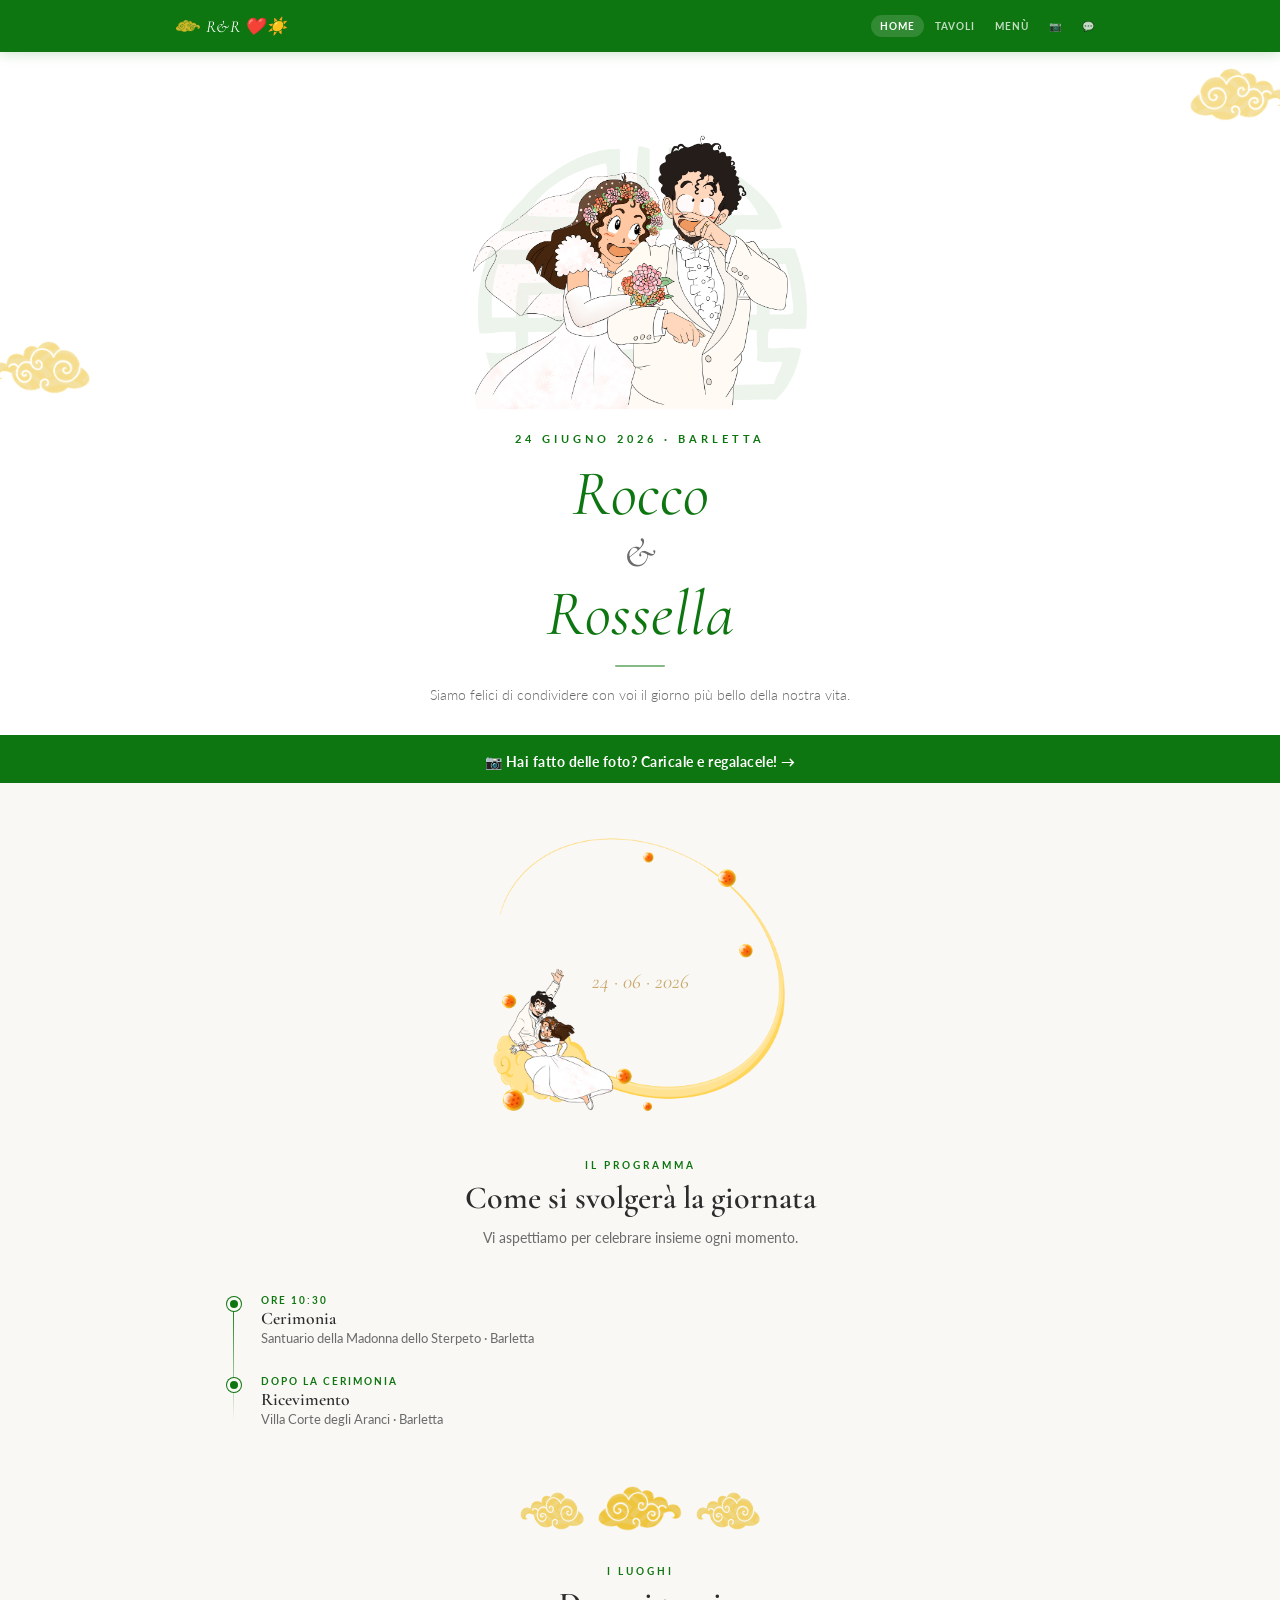
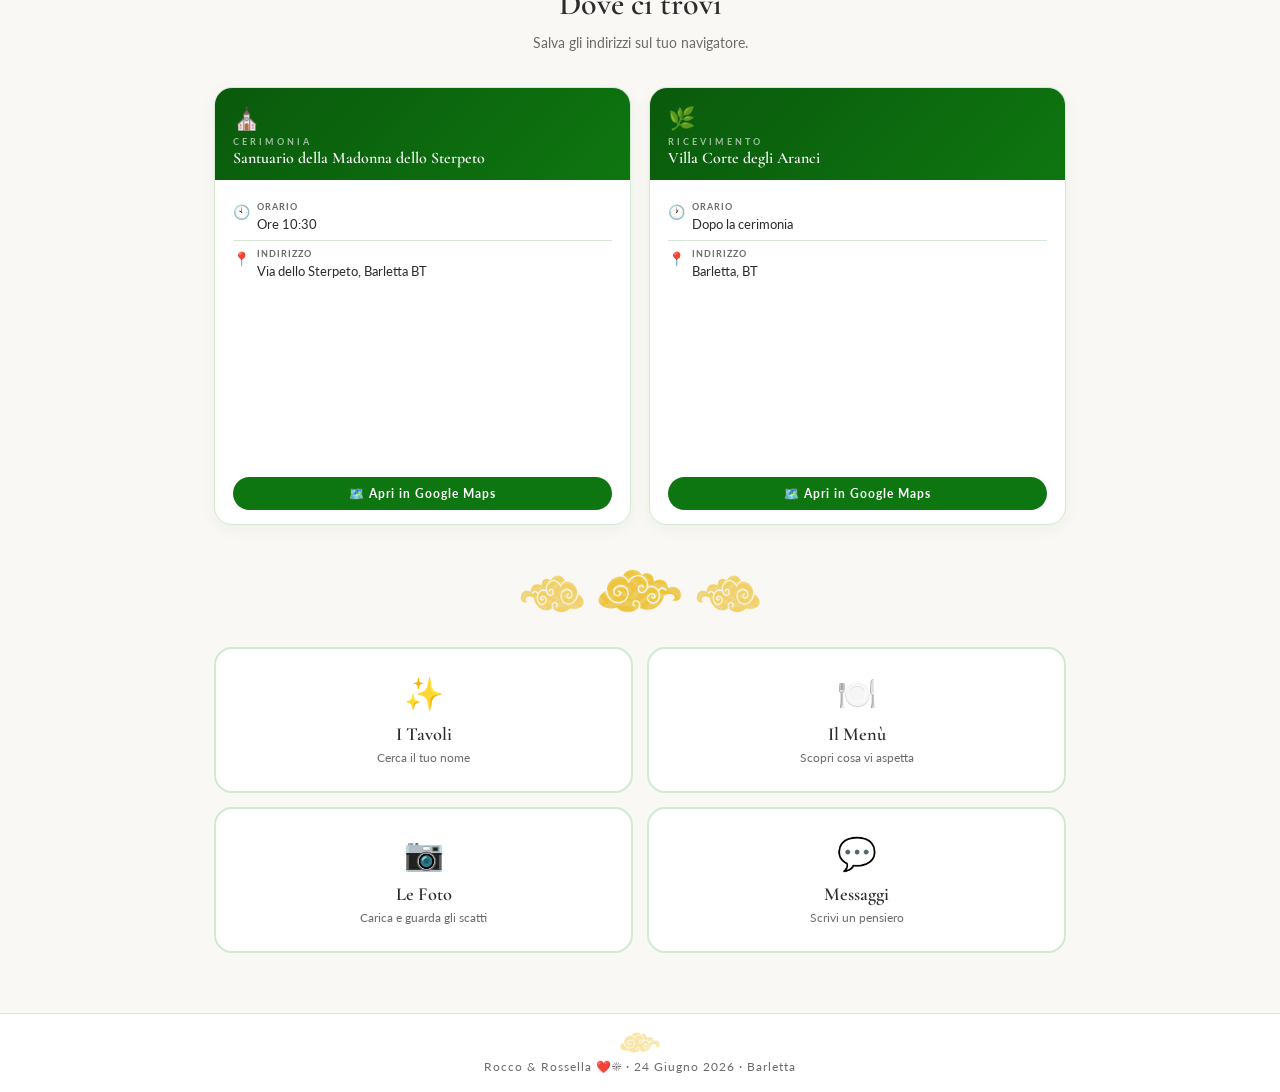
<file: index.html>
<!DOCTYPE html>
<html lang="it">
<head>
  <meta charset="UTF-8" />
  <meta name="viewport" content="width=device-width, initial-scale=1.0" />
  <title>Rocco & Rossella — 24 Giugno 2026</title>
  <link rel="stylesheet" href="style.css" />
  <style>
    .hero-img-wrap {
      width: 100%; background: #fff;
      display: flex; align-items: center; justify-content: center;
      padding: 32px 24px 0; position: relative; overflow: hidden;
    }
    .hero-img-wrap img.hero-bg { max-width: 340px; width: 70%; object-fit: contain; display: block; position: relative; z-index: 1; }
    .hero-img-wrap .nv-l { position: absolute; left: -10px; bottom: 16px; width: 100px; opacity: 0.5; transform: scaleX(-1); }
    .hero-img-wrap .nv-r { position: absolute; right: -10px; top: 16px; width: 100px; opacity: 0.5; }

    .hero-text { width: 100%; background: var(--white); text-align: center; padding: 22px 24px 28px; border-bottom: 3px solid var(--green); }

    .timeline { display: flex; flex-direction: column; position: relative; margin-bottom: 44px; }
    .timeline::before { content: ''; position: absolute; left: 19px; top: 20px; bottom: 20px; width: 1px; background: linear-gradient(to bottom, var(--green), transparent); }
    .tl-item { display: flex; gap: 20px; padding: 13px 0; align-items: flex-start; }
    .tl-dot { width: 14px; height: 14px; border-radius: 50%; background: var(--green); flex-shrink: 0; margin-top: 3px; margin-left: 13px; border: 3px solid var(--cream); box-shadow: 0 0 0 1px var(--green); position: relative; z-index: 1; }
    .tl-time { font-size: 10px; font-weight: 700; letter-spacing: 2px; text-transform: uppercase; color: var(--green); margin-bottom: 2px; }
    .tl-title { font-family: 'Cormorant Garamond', serif; font-size: 1.1rem; font-weight: 600; color: var(--dark); }
    .tl-desc { font-size: 13px; color: var(--muted); line-height: 1.5; }

    .luoghi-grid { display: grid; grid-template-columns: 1fr 1fr; gap: 18px; margin-bottom: 44px; }
    @media (max-width: 560px) { .luoghi-grid { grid-template-columns: 1fr; } }
    .luogo-card { background: var(--white); border: 1px solid var(--border); border-radius: 18px; overflow: hidden; box-shadow: 0 4px 16px rgba(14,118,16,0.06); }
    .luogo-header { background: linear-gradient(135deg, var(--green-dark), var(--green)); padding: 16px 18px 12px; }
    .luogo-icon { font-size: 22px; margin-bottom: 5px; display: block; }
    .luogo-label { font-size: 9px; font-weight: 700; letter-spacing: 3px; text-transform: uppercase; color: rgba(255,255,255,0.6); margin-bottom: 2px; }
    .luogo-title { font-family: 'Cormorant Garamond', serif; font-size: 1rem; font-weight: 600; color: #fff; line-height: 1.2; }
    .luogo-body { padding: 14px 18px; }
    .luogo-row { display: flex; gap: 8px; align-items: flex-start; padding: 7px 0; border-bottom: 1px solid var(--border); font-size: 13px; line-height: 1.4; }
    .luogo-row:last-of-type { border-bottom: none; }
    .luogo-row-icon { font-size: 14px; flex-shrink: 0; width: 16px; text-align: center; margin-top: 1px; }
    .luogo-row-text strong { display: block; font-size: 9px; font-weight: 700; letter-spacing: 1px; text-transform: uppercase; color: var(--muted); margin-bottom: 1px; }
    .map-btn { display: flex; align-items: center; justify-content: center; gap: 6px; width: 100%; margin-top: 10px; padding: 9px 14px; background: var(--green); color: #fff; border: none; border-radius: 50px; font-family: 'Lato', sans-serif; font-size: 12px; font-weight: 700; letter-spacing: 1px; text-decoration: none; transition: opacity 0.2s; }
    .map-btn:hover { opacity: 0.88; }
    .map-embed { width: 100%; height: 170px; border-radius: 10px; border: none; margin-top: 10px; display: block; }

    .dec-wrap { display: flex; justify-content: center; margin: 4px 0 28px; position: relative; }
    .dec-wrap img { width: min(300px, 78%); }
    .dec-date { position: absolute; top: 50%; left: 50%; transform: translate(-50%,-50%); font-family: 'Cormorant Garamond', serif; font-style: italic; font-size: clamp(0.9rem,2.5vw,1.3rem); color: var(--gold); white-space: nowrap; text-shadow: 0 0 12px rgba(255,255,255,0.8); pointer-events: none; }

    .cta-grid { display: grid; grid-template-columns: 1fr 1fr; gap: 14px; margin-top: 40px; }
    @media (max-width: 460px) { .cta-grid { grid-template-columns: 1fr; } }
    .cta-card { background: var(--white); border: 2px solid var(--border); border-radius: 18px; padding: 24px 18px; text-align: center; text-decoration: none; color: var(--dark); transition: border-color 0.2s, transform 0.2s, box-shadow 0.2s; display: block; }
    .cta-card:hover { border-color: var(--green); transform: translateY(-2px); box-shadow: 0 6px 20px rgba(14,118,16,0.1); }
    .cta-card-icon { font-size: 32px; margin-bottom: 10px; display: block; }
    .cta-card-title { font-family: 'Cormorant Garamond', serif; font-size: 1.15rem; font-weight: 600; color: var(--dark); margin-bottom: 4px; }
    .cta-card-desc { font-size: 12px; color: var(--muted); line-height: 1.5; }
  </style>
</head>
<body>
  <nav>
    <div class="nav-inner">
      <a href="index.html" class="nav-brand">
        <img src="nuvola.png" alt="" />
        <span class="brand-text">R&amp;R ❤️☀️</span>
      </a>
      <ul class="nav-links">
        <li><a href="index.html" class="active">Home</a></li>
        <li><a href="tableau.html">Tavoli</a></li>
        <li><a href="menu.html">Menù</a></li>
        <li><a href="foto.html">📷</a></li>
        <li><a href="commenti.html">💬</a></li>
      </ul>
    </div>
  </nav>

  <div class="hero-img-wrap">
    <img src="nuvola.png" class="nv-l" alt="" />
    <img src="banner_home.png" class="hero-bg" alt="Rocco e Rossella" />
    <img src="nuvola.png" class="nv-r" alt="" />
  </div>

  <div class="hero-text">
    <p class="hero-date">24 Giugno 2026 · Barletta</p>
    <div class="hero-names">
      <em>Rocco</em>
      <span class="hero-amp">&amp;</span>
      <em>Rossella</em>
    </div>
    <div class="hero-divider"></div>
    <p class="hero-sub">Siamo felici di condividere con voi il giorno più bello della nostra vita.</p>
  </div>

  <div class="foto-banner">
    <a href="foto.html">📷 Hai fatto delle foto? Caricale e regalacele! →</a>
  </div>

  <div class="page-body">

    <div class="dec-wrap">
      <img src="decorazione.png" alt="" />
      <span class="dec-date">24 · 06 · 2026</span>
    </div>

    <p class="section-label">Il Programma</p>
    <h2 class="section-title">Come si svolgerà la giornata</h2>
    <p class="section-sub">Vi aspettiamo per celebrare insieme ogni momento.</p>

    <div class="timeline">
      <div class="tl-item">
        <div class="tl-dot"></div>
        <div><p class="tl-time">ore 10:30</p><p class="tl-title">Cerimonia</p><p class="tl-desc">Santuario della Madonna dello Sterpeto · Barletta</p></div>
      </div>
      <div class="tl-item">
        <div class="tl-dot"></div>
        <div><p class="tl-time">Dopo la cerimonia</p><p class="tl-title">Ricevimento</p><p class="tl-desc">Villa Corte degli Aranci · Barletta</p></div>
      </div>
    </div>

    <div class="nuvola-sep">
      <img src="nuvola.png" alt="" style="transform:scaleX(-1)" />
      <img src="nuvola.png" alt="" />
      <img src="nuvola.png" alt="" style="transform:scaleX(-1)" />
    </div>

    <p class="section-label" style="margin-top:28px;">I Luoghi</p>
    <h2 class="section-title">Dove ci trovi</h2>
    <p class="section-sub">Salva gli indirizzi sul tuo navigatore.</p>

    <div class="luoghi-grid">
      <div class="luogo-card">
        <div class="luogo-header">
          <span class="luogo-icon">⛪</span>
          <p class="luogo-label">Cerimonia</p>
          <p class="luogo-title">Santuario della Madonna dello Sterpeto</p>
        </div>
        <div class="luogo-body">
          <div class="luogo-row"><span class="luogo-row-icon">🕙</span><div class="luogo-row-text"><strong>Orario</strong>Ore 10:30</div></div>
          <div class="luogo-row"><span class="luogo-row-icon">📍</span><div class="luogo-row-text"><strong>Indirizzo</strong>Via dello Sterpeto, Barletta BT</div></div>
          <iframe class="map-embed" src="https://www.google.com/maps/embed?pb=!1m18!1m12!1m3!1d3005.8!2d16.2783!3d41.3197!2m3!1f0!2f0!3f0!3m2!1i1024!2i768!4f13.1!3m3!1m2!1s0x1347eca19b9e1a3b%3A0x6e9f4f2e2d2e2e2e!2sSantuario+della+Madonna+dello+Sterpeto!5e0!3m2!1sit!2sit!4v1" allowfullscreen="" loading="lazy" referrerpolicy="no-referrer-when-downgrade"></iframe>
          <a class="map-btn" href="https://maps.google.com/?q=Santuario+Madonna+dello+Sterpeto+Barletta" target="_blank" rel="noopener">🗺️ Apri in Google Maps</a>
        </div>
      </div>
      <div class="luogo-card">
        <div class="luogo-header">
          <span class="luogo-icon">🌿</span>
          <p class="luogo-label">Ricevimento</p>
          <p class="luogo-title">Villa Corte degli Aranci</p>
        </div>
        <div class="luogo-body">
          <div class="luogo-row"><span class="luogo-row-icon">🕐</span><div class="luogo-row-text"><strong>Orario</strong>Dopo la cerimonia</div></div>
          <div class="luogo-row"><span class="luogo-row-icon">📍</span><div class="luogo-row-text"><strong>Indirizzo</strong>Barletta, BT</div></div>
          <iframe class="map-embed" src="https://www.google.com/maps/embed?pb=!1m18!1m12!1m3!1d3005.8!2d16.2900!3d41.3150!2m3!1f0!2f0!3f0!3m2!1i1024!2i768!4f13.1!3m3!1m2!1s0x0%3A0x0!2zVmlsbGEgQ29ydGUgZGVnbGkgQXJhbmNp!5e0!3m2!1sit!2sit!4v1" allowfullscreen="" loading="lazy" referrerpolicy="no-referrer-when-downgrade"></iframe>
          <a class="map-btn" href="https://maps.google.com/?q=Villa+Corte+degli+Aranci+Barletta" target="_blank" rel="noopener">🗺️ Apri in Google Maps</a>
        </div>
      </div>
    </div>

    <div class="nuvola-sep">
      <img src="nuvola.png" alt="" style="transform:scaleX(-1)" />
      <img src="nuvola.png" alt="" />
      <img src="nuvola.png" alt="" style="transform:scaleX(-1)" />
    </div>

    <div class="cta-grid" style="margin-top:28px;">
      <a href="tableau.html" class="cta-card"><span class="cta-card-icon">✨</span><p class="cta-card-title">I Tavoli</p><p class="cta-card-desc">Cerca il tuo nome</p></a>
      <a href="menu.html"    class="cta-card"><span class="cta-card-icon">🍽️</span><p class="cta-card-title">Il Menù</p><p class="cta-card-desc">Scopri cosa vi aspetta</p></a>
      <a href="foto.html"    class="cta-card"><span class="cta-card-icon">📷</span><p class="cta-card-title">Le Foto</p><p class="cta-card-desc">Carica e guarda gli scatti</p></a>
      <a href="commenti.html" class="cta-card"><span class="cta-card-icon">💬</span><p class="cta-card-title">Messaggi</p><p class="cta-card-desc">Scrivi un pensiero</p></a>
    </div>

  </div>

  <footer>
    <img src="nuvola.png" alt="" />
    Rocco &amp; Rossella ❤️☀️ · 24 Giugno 2026 · Barletta
  </footer>
</body>
</html>
</file>
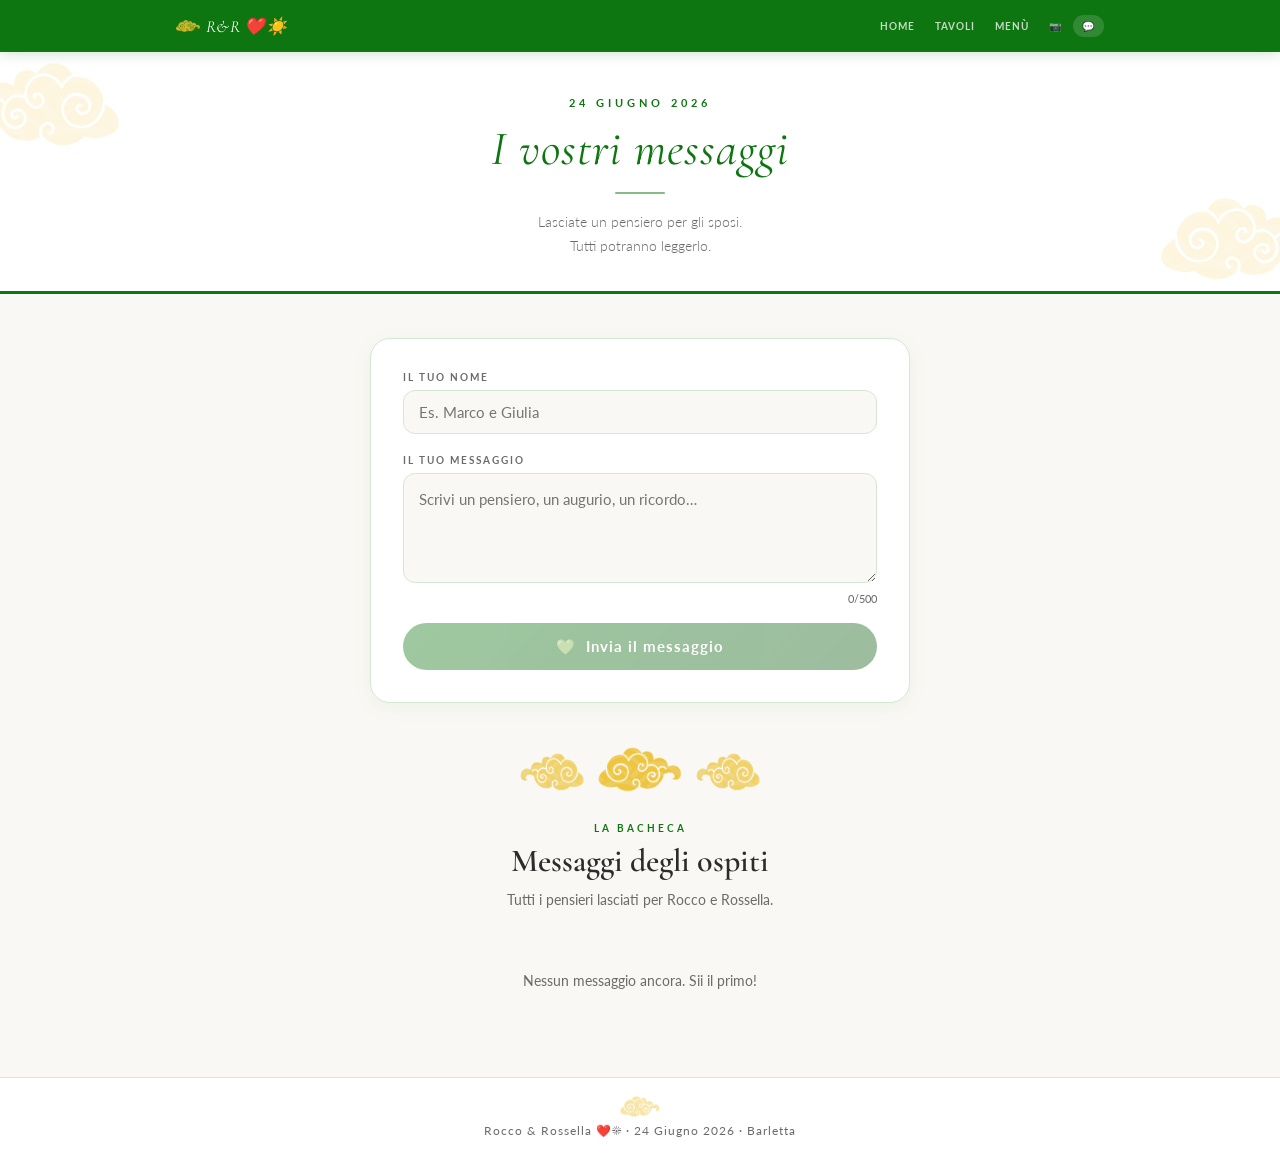
<file: commenti.html>
<!DOCTYPE html>
<html lang="it">
<head>
  <meta charset="UTF-8" />
  <meta name="viewport" content="width=device-width, initial-scale=1.0" />
  <title>Messaggi — Rocco & Rossella</title>
  <link rel="stylesheet" href="style.css" />
  <style>
    .form-card { max-width:540px; margin:0 auto 44px; background:var(--white); border:1px solid var(--border); border-radius:20px; padding:32px; box-shadow:0 4px 20px rgba(14,118,16,0.06); }
    label.field-label { display:block; font-size:10px; font-weight:700; letter-spacing:2px; text-transform:uppercase; color:var(--muted); margin-bottom:7px; }
    input[type="text"], textarea { width:100%; border:1.5px solid var(--border); border-radius:12px; font-family:'Lato',sans-serif; font-size:15px; color:var(--dark); background:var(--cream); outline:none; transition:border-color 0.2s; }
    input[type="text"] { padding:12px 15px; margin-bottom:20px; }
    textarea { padding:13px 15px; margin-bottom:6px; resize:vertical; min-height:110px; line-height:1.6; }
    input[type="text"]:focus, textarea:focus { border-color:var(--green); background:#fff; }
    .char-count { font-size:11px; color:var(--muted); text-align:right; margin-bottom:18px; }
    .btn-send { width:100%; padding:14px; background:linear-gradient(135deg,var(--green),var(--green-dark)); color:#fff; border:none; border-radius:50px; font-family:'Lato',sans-serif; font-size:15px; font-weight:700; letter-spacing:1px; cursor:pointer; transition:opacity 0.2s,transform 0.15s; }
    .btn-send:hover:not(:disabled) { opacity:0.9; transform:translateY(-1px); }
    .btn-send:disabled { opacity:0.4; cursor:not-allowed; }
    .msg { display:none; border-radius:13px; padding:14px 18px; font-size:14px; line-height:1.6; margin-top:16px; text-align:center; }
    .msg-success { background:var(--green-light); border:1.5px solid var(--border-2); color:var(--green-dark); }
    .msg-error { background:#fdf0f0; border:1.5px solid #e0b3b3; color:#8a2a2a; }

    /* ── BACHECA ── */
    .bacheca { max-width:640px; margin:0 auto; }
    .commento-card {
      background: var(--white); border:1px solid var(--border);
      border-radius:16px; padding:18px 20px; margin-bottom:12px;
      box-shadow:0 2px 10px rgba(14,118,16,0.04);
      animation: fadeIn 0.4s ease;
    }
    @keyframes fadeIn { from { opacity:0; transform:translateY(8px); } to { opacity:1; transform:none; } }
    .commento-nome { font-size:12px; font-weight:700; color:var(--green); letter-spacing:0.5px; margin-bottom:6px; display:flex; align-items:center; gap:6px; }
    .commento-nome::before { content:'💚'; font-size:14px; }
    .commento-testo { font-size:14px; color:var(--dark); line-height:1.65; }
    .commento-data { font-size:11px; color:var(--muted); margin-top:8px; }
    .bacheca-loading { text-align:center; padding:28px; color:var(--muted); font-size:14px; }
    .bacheca-empty { text-align:center; padding:28px; color:var(--muted); font-size:14px; }
  </style>
</head>
<body>
  <nav>
    <div class="nav-inner">
      <a href="index.html" class="nav-brand">
        <img src="nuvola.png" alt="" />
        <span class="brand-text">R&amp;R ❤️☀️</span>
      </a>
      <ul class="nav-links">
        <li><a href="index.html">Home</a></li>
        <li><a href="tableau.html">Tavoli</a></li>
        <li><a href="menu.html">Menù</a></li>
        <li><a href="foto.html">📷</a></li>
        <li><a href="commenti.html" class="active">💬</a></li>
      </ul>
    </div>
  </nav>

  <div class="hero" style="padding:44px 24px 34px;">
    <img src="nuvola.png" class="hero-nuvola hero-nuvola-l" alt="" />
    <img src="nuvola.png" class="hero-nuvola hero-nuvola-r" alt="" />
    <p class="hero-date">24 Giugno 2026</p>
    <div class="hero-names" style="font-size:clamp(1.8rem,5vw,3rem);"><em>I vostri messaggi</em></div>
    <div class="hero-divider"></div>
    <p class="hero-sub">Lasciate un pensiero per gli sposi.<br>Tutti potranno leggerlo.</p>
  </div>

  <div class="page-body">

    <!-- FORM -->
    <div class="form-card">
      <label class="field-label" for="nome-input">Il tuo nome</label>
      <input type="text" id="nome-input" placeholder="Es. Marco e Giulia" autocomplete="name" />
      <label class="field-label" for="msg-input">Il tuo messaggio</label>
      <textarea id="msg-input" placeholder="Scrivi un pensiero, un augurio, un ricordo…" maxlength="500"></textarea>
      <div class="char-count"><span id="char-count">0</span>/500</div>
      <button class="btn-send" id="btn-send" disabled>💚 &nbsp;Invia il messaggio</button>
      <div class="msg msg-success" id="msg-success"></div>
      <div class="msg msg-error"   id="msg-error"></div>
    </div>

    <!-- BACHECA -->
    <div class="nuvola-sep" style="margin-bottom:24px;">
      <img src="nuvola.png" alt="" style="transform:scaleX(-1)" />
      <img src="nuvola.png" alt="" />
      <img src="nuvola.png" alt="" style="transform:scaleX(-1)" />
    </div>
    <p class="section-label">La bacheca</p>
    <h2 class="section-title">Messaggi degli ospiti</h2>
    <p class="section-sub">Tutti i pensieri lasciati per Rocco e Rossella.</p>

    <div class="bacheca">
      <div id="bacheca-loading" class="bacheca-loading">Caricamento messaggi…</div>
      <div id="bacheca-empty"   class="bacheca-empty"   style="display:none;">Nessun messaggio ancora. Sii il primo!</div>
      <div id="bacheca-list"></div>
    </div>

  </div>

  <footer>
    <img src="nuvola.png" alt="" />
    Rocco &amp; Rossella ❤️☀️ · 24 Giugno 2026 · Barletta
  </footer>

  <script>
    const SCRIPT_URL = 'https://script.google.com/macros/s/AKfycbwOmO-SYxM8b9c8LaH-erVfcw5jHc0ITyMw4MW-PLX8QQqs0NHAILN7wSJOnnJL4xmOew/exec';

    const nomeInput    = document.getElementById('nome-input');
    const msgInput     = document.getElementById('msg-input');
    const btnSend      = document.getElementById('btn-send');
    const charCount    = document.getElementById('char-count');
    const msgSuccess   = document.getElementById('msg-success');
    const msgError     = document.getElementById('msg-error');
    const bachekaList  = document.getElementById('bacheca-list');
    const bachekaLoad  = document.getElementById('bacheca-loading');
    const bachekaEmpty = document.getElementById('bacheca-empty');

    function updateState() {
      btnSend.disabled = !(nomeInput.value.trim() && msgInput.value.trim().length > 2);
      charCount.textContent = msgInput.value.length;
    }
    nomeInput.addEventListener('input', updateState);
    msgInput.addEventListener('input', updateState);

    function hideMsg() { msgSuccess.style.display='none'; msgError.style.display='none'; }

    btnSend.addEventListener('click', async () => {
      const nome = nomeInput.value.trim();
      const messaggio = msgInput.value.trim();
      if (!nome || !messaggio) return;
      btnSend.disabled=true; btnSend.textContent='Invio…'; hideMsg();
      try {
        await fetch(SCRIPT_URL, { method:'POST', mode:'cors', headers:{'Content-Type':'text/plain'}, body:JSON.stringify({tipo:'commento', nome, messaggio}) });
        msgSuccess.innerHTML=`<strong>Grazie, ${nome}! 💚</strong><br>Il tuo messaggio è nella bacheca.`;
        msgSuccess.style.display='block';
        nomeInput.value=''; msgInput.value=''; charCount.textContent='0';
        // Aggiungi subito in cima alla bacheca
        prependCommento({ nome, messaggio, data: new Date().toLocaleString('it-IT') });
        bachekaEmpty.style.display='none';
      } catch {
        msgError.textContent='Errore di connessione. Riprova.';
        msgError.style.display='block'; btnSend.disabled=false;
      }
      btnSend.textContent='💚  Invia il messaggio';
      updateState();
    });

    function prependCommento(c) {
      const card = document.createElement('div');
      card.className='commento-card';
      card.innerHTML=`<p class="commento-nome">${escapeHtml(c.nome)}</p><p class="commento-testo">${escapeHtml(c.messaggio)}</p><p class="commento-data">${c.data || ''}</p>`;
      bachekaList.insertBefore(card, bachekaList.firstChild);
    }
    function escapeHtml(s) { return s.replace(/&/g,'&amp;').replace(/</g,'&lt;').replace(/>/g,'&gt;').replace(/"/g,'&quot;'); }

    async function loadCommenti() {
      bachekaLoad.style.display='block';
      bachekaEmpty.style.display='none';
      bachekaList.innerHTML='';
      try {
        const res = await fetch(SCRIPT_URL + '?tipo=commenti', { mode:'cors' });
        const data = await res.json();
        bachekaLoad.style.display='none';
        if (!data.commenti || data.commenti.length===0) { bachekaEmpty.style.display='block'; return; }
        // Dal più recente al più vecchio
        [...data.commenti].reverse().forEach(c => prependCommento(c));
        // Dopo il prepend inverso, la lista è già in ordine — resetta
        const cards = [...bachekaList.querySelectorAll('.commento-card')].reverse();
        bachekaList.innerHTML=''; cards.forEach(c => bachekaList.appendChild(c));
      } catch {
        bachekaLoad.style.display='none';
        bachekaEmpty.style.display='block';
        bachekaEmpty.textContent='Nessun messaggio ancora. Sii il primo!';
      }
    }
    loadCommenti();
  </script>
</body>
</html>
</file>
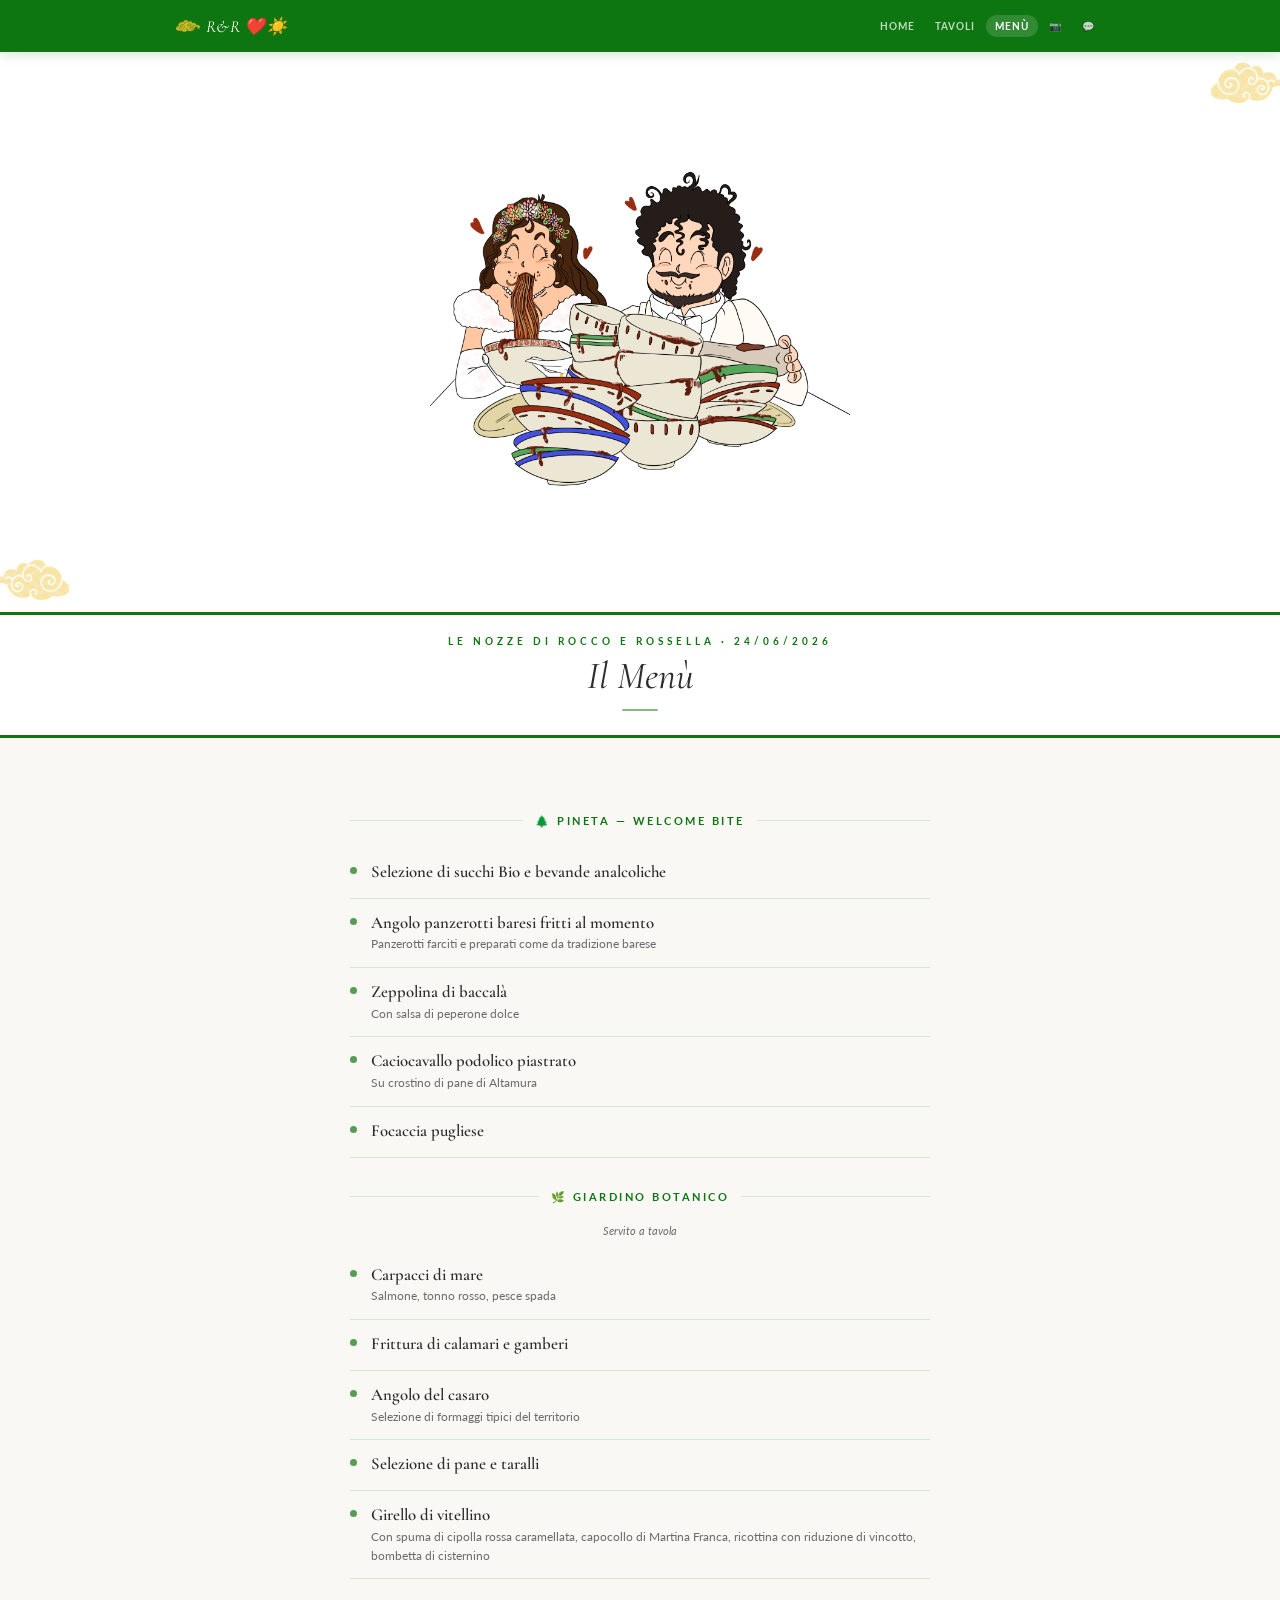
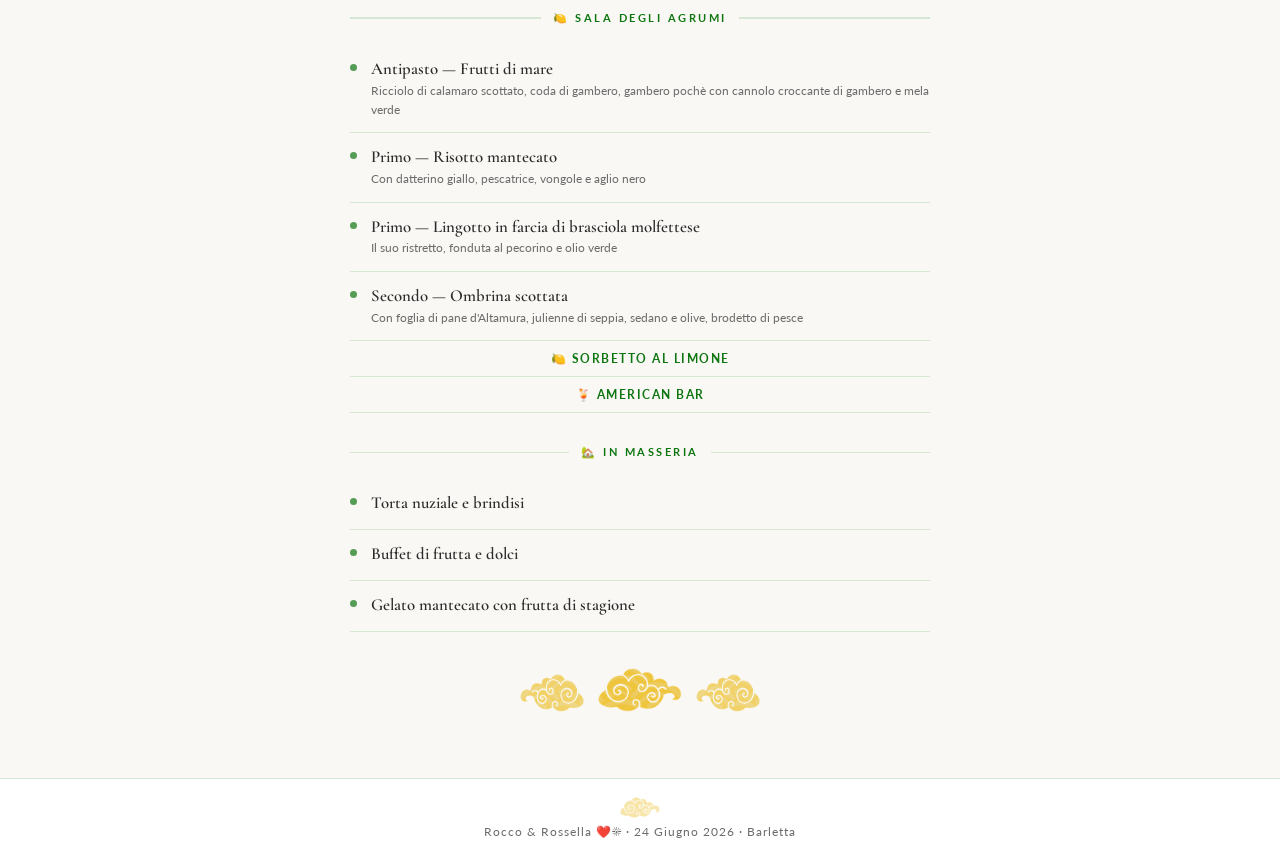
<file: menu.html>
<!DOCTYPE html>
<html lang="it">
<head>
  <meta charset="UTF-8" />
  <meta name="viewport" content="width=device-width, initial-scale=1.0" />
  <title>Il Menù — Rocco & Rossella</title>
  <link rel="stylesheet" href="style.css" />
  <style>
    /* ── HERO IMMAGINE ── */
    .menu-hero {
      width: 100%;
      background: #fff;
      display: flex;
      justify-content: center;
      align-items: flex-end;
      padding: 28px 24px 0;
      position: relative;
      overflow: hidden;
      border-bottom: 3px solid var(--green);
    }
    .menu-hero img.illus {
      
      width: 85%; max-width: 420px;
      display: block;
      position: relative;
      z-index: 1;
    }
    .menu-hero .nv-l { position:absolute; left:-10px; bottom:10px; width:80px; opacity:0.4; transform:scaleX(-1); }
    .menu-hero .nv-r { position:absolute; right:-10px; top:10px;  width:80px; opacity:0.4; }

    /* ── HEADER TESTO ── */
    .menu-header {
      width: 100%;
      background: #fff;
      text-align: center;
      padding: 20px 24px 24px;
      border-bottom: 3px solid var(--green);
    }

    /* ── CORPO MENU ── */
    .menu-wrap { max-width: 580px; margin: 0 auto; }

    /* Separatore location */
    .location-sep {
      display: flex;
      align-items: center;
      gap: 12px;
      margin: 32px 0 20px;
    }
    .location-sep::before,
    .location-sep::after { content:''; flex:1; height:1.5px; background:var(--border); }
    .location-sep span {
      font-size: 11px;
      font-weight: 700;
      letter-spacing: 2.5px;
      text-transform: uppercase;
      color: var(--green);
      white-space: nowrap;
    }

    /* Voce di menu — una sola dimensione per tutto */
    .voce {
      display: flex;
      gap: 14px;
      align-items: flex-start;
      padding: 13px 0;
      border-bottom: 1px solid var(--border);
    }
    .voce:last-child { border-bottom: none; }
    .voce-dot {
      width: 7px; height: 7px;
      border-radius: 50%;
      background: var(--green);
      flex-shrink: 0;
      margin-top: 6px;
      opacity: 0.7;
    }
    .voce-body { flex: 1; }
    .voce-nome {
      font-family: 'Cormorant Garamond', serif;
      font-size: 1.05rem;
      font-weight: 600;
      color: var(--dark);
      line-height: 1.3;
      margin-bottom: 2px;
    }
    .voce-desc {
      font-size: 12px;
      color: var(--muted);
      line-height: 1.55;
    }

    /* Nota speciale (sorbetto, bar) */
    .voce-nota {
      text-align: center;
      padding: 10px 0;
      font-size: 12px;
      font-weight: 700;
      letter-spacing: 1.5px;
      text-transform: uppercase;
      color: var(--green);
      border-bottom: 1px solid var(--border);
    }
  </style>
</head>
<body>

  <nav>
    <div class="nav-inner">
      <a href="index.html" class="nav-brand">
        <img src="nuvola.png" alt="" />
        <span class="brand-text">R&amp;R ❤️☀️</span>
      </a>
      <ul class="nav-links">
        <li><a href="index.html">Home</a></li>
        <li><a href="tableau.html">Tavoli</a></li>
        <li><a href="menu.html" class="active">Menù</a></li>
        <li><a href="foto.html">📷</a></li>
        <li><a href="commenti.html">💬</a></li>
      </ul>
    </div>
  </nav>

  <!-- ILLUSTRAZIONE -->
  <div class="menu-hero">
    <img src="nuvola.png" class="nv-l" alt="" />
    <img src="menu.PNG" class="illus" alt="Rocco e Rossella" />
    <img src="nuvola.png" class="nv-r" alt="" />
  </div>

  <!-- TITOLO -->
  <div class="menu-header">
    <p style="font-size:10px;font-weight:700;letter-spacing:4px;text-transform:uppercase;color:var(--green);margin-bottom:6px;">Le Nozze di Rocco e Rossella · 24/06/2026</p>
    <div style="font-family:'Cormorant Garamond',serif;font-size:clamp(1.8rem,5vw,2.4rem);color:var(--dark);font-style:italic;">Il Menù</div>
    <div style="width:36px;height:2px;background:var(--green);margin:10px auto 0;border-radius:2px;opacity:0.5;"></div>
  </div>

  <div class="page-body">
    <div class="menu-wrap">

      <!-- ══ PINETA ══ -->
      <div class="location-sep"><span>🌲 Pineta — Welcome Bite</span></div>

      <div class="voce">
        <div class="voce-dot"></div>
        <div class="voce-body">
          <p class="voce-nome">Selezione di succhi Bio e bevande analcoliche</p>
        </div>
      </div>
      <div class="voce">
        <div class="voce-dot"></div>
        <div class="voce-body">
          <p class="voce-nome">Angolo panzerotti baresi fritti al momento</p>
          <p class="voce-desc">Panzerotti farciti e preparati come da tradizione barese</p>
        </div>
      </div>
      <div class="voce">
        <div class="voce-dot"></div>
        <div class="voce-body">
          <p class="voce-nome">Zeppolina di baccalà</p>
          <p class="voce-desc">Con salsa di peperone dolce</p>
        </div>
      </div>
      <div class="voce">
        <div class="voce-dot"></div>
        <div class="voce-body">
          <p class="voce-nome">Caciocavallo podolico piastrato</p>
          <p class="voce-desc">Su crostino di pane di Altamura</p>
        </div>
      </div>
      <div class="voce">
        <div class="voce-dot"></div>
        <div class="voce-body">
          <p class="voce-nome">Focaccia pugliese</p>
        </div>
      </div>

      <!-- ══ GIARDINO BOTANICO ══ -->
      <div class="location-sep"><span>🌿 Giardino Botanico</span></div>
      <p style="font-size:11px;color:var(--muted);text-align:center;font-style:italic;margin-bottom:14px;">Servito a tavola</p>

      <div class="voce">
        <div class="voce-dot"></div>
        <div class="voce-body">
          <p class="voce-nome">Carpacci di mare</p>
          <p class="voce-desc">Salmone, tonno rosso, pesce spada</p>
        </div>
      </div>
      <div class="voce">
        <div class="voce-dot"></div>
        <div class="voce-body">
          <p class="voce-nome">Frittura di calamari e gamberi</p>
        </div>
      </div>
      <div class="voce">
        <div class="voce-dot"></div>
        <div class="voce-body">
          <p class="voce-nome">Angolo del casaro</p>
          <p class="voce-desc">Selezione di formaggi tipici del territorio</p>
        </div>
      </div>
      <div class="voce">
        <div class="voce-dot"></div>
        <div class="voce-body">
          <p class="voce-nome">Selezione di pane e taralli</p>
        </div>
      </div>
      <div class="voce">
        <div class="voce-dot"></div>
        <div class="voce-body">
          <p class="voce-nome">Girello di vitellino</p>
          <p class="voce-desc">Con spuma di cipolla rossa caramellata, capocollo di Martina Franca, ricottina con riduzione di vincotto, bombetta di cisternino</p>
        </div>
      </div>

      <!-- ══ SALA DEGLI AGRUMI ══ -->
      <div class="location-sep"><span>🍋 Sala degli Agrumi</span></div>

      <div class="voce">
        <div class="voce-dot"></div>
        <div class="voce-body">
          <p class="voce-nome">Antipasto — Frutti di mare</p>
          <p class="voce-desc">Ricciolo di calamaro scottato, coda di gambero, gambero pochè con cannolo croccante di gambero e mela verde</p>
        </div>
      </div>
      <div class="voce">
        <div class="voce-dot"></div>
        <div class="voce-body">
          <p class="voce-nome">Primo — Risotto mantecato</p>
          <p class="voce-desc">Con datterino giallo, pescatrice, vongole e aglio nero</p>
        </div>
      </div>
      <div class="voce">
        <div class="voce-dot"></div>
        <div class="voce-body">
          <p class="voce-nome">Primo — Lingotto in farcia di brasciola molfettese</p>
          <p class="voce-desc">Il suo ristretto, fonduta al pecorino e olio verde</p>
        </div>
      </div>
      <div class="voce">
        <div class="voce-dot"></div>
        <div class="voce-body">
          <p class="voce-nome">Secondo — Ombrina scottata</p>
          <p class="voce-desc">Con foglia di pane d'Altamura, julienne di seppia, sedano e olive, brodetto di pesce</p>
        </div>
      </div>
      <div class="voce-nota">🍋 Sorbetto al limone</div>
      <div class="voce-nota">🍹 American Bar</div>

      <!-- ══ IN MASSERIA ══ -->
      <div class="location-sep"><span>🏡 In Masseria</span></div>

      <div class="voce">
        <div class="voce-dot"></div>
        <div class="voce-body">
          <p class="voce-nome">Torta nuziale e brindisi</p>
        </div>
      </div>
      <div class="voce">
        <div class="voce-dot"></div>
        <div class="voce-body">
          <p class="voce-nome">Buffet di frutta e dolci</p>
        </div>
      </div>
      <div class="voce">
        <div class="voce-dot"></div>
        <div class="voce-body">
          <p class="voce-nome">Gelato mantecato con frutta di stagione</p>
        </div>
      </div>

      <div class="nuvola-sep" style="margin-top:36px;">
        <img src="nuvola.png" alt="" style="transform:scaleX(-1)" />
        <img src="nuvola.png" alt="" />
        <img src="nuvola.png" alt="" style="transform:scaleX(-1)" />
      </div>

    </div>
  </div>

  <footer>
    <img src="nuvola.png" alt="" />
    Rocco &amp; Rossella ❤️☀️ · 24 Giugno 2026 · Barletta
  </footer>

</body>
</html>
</file>
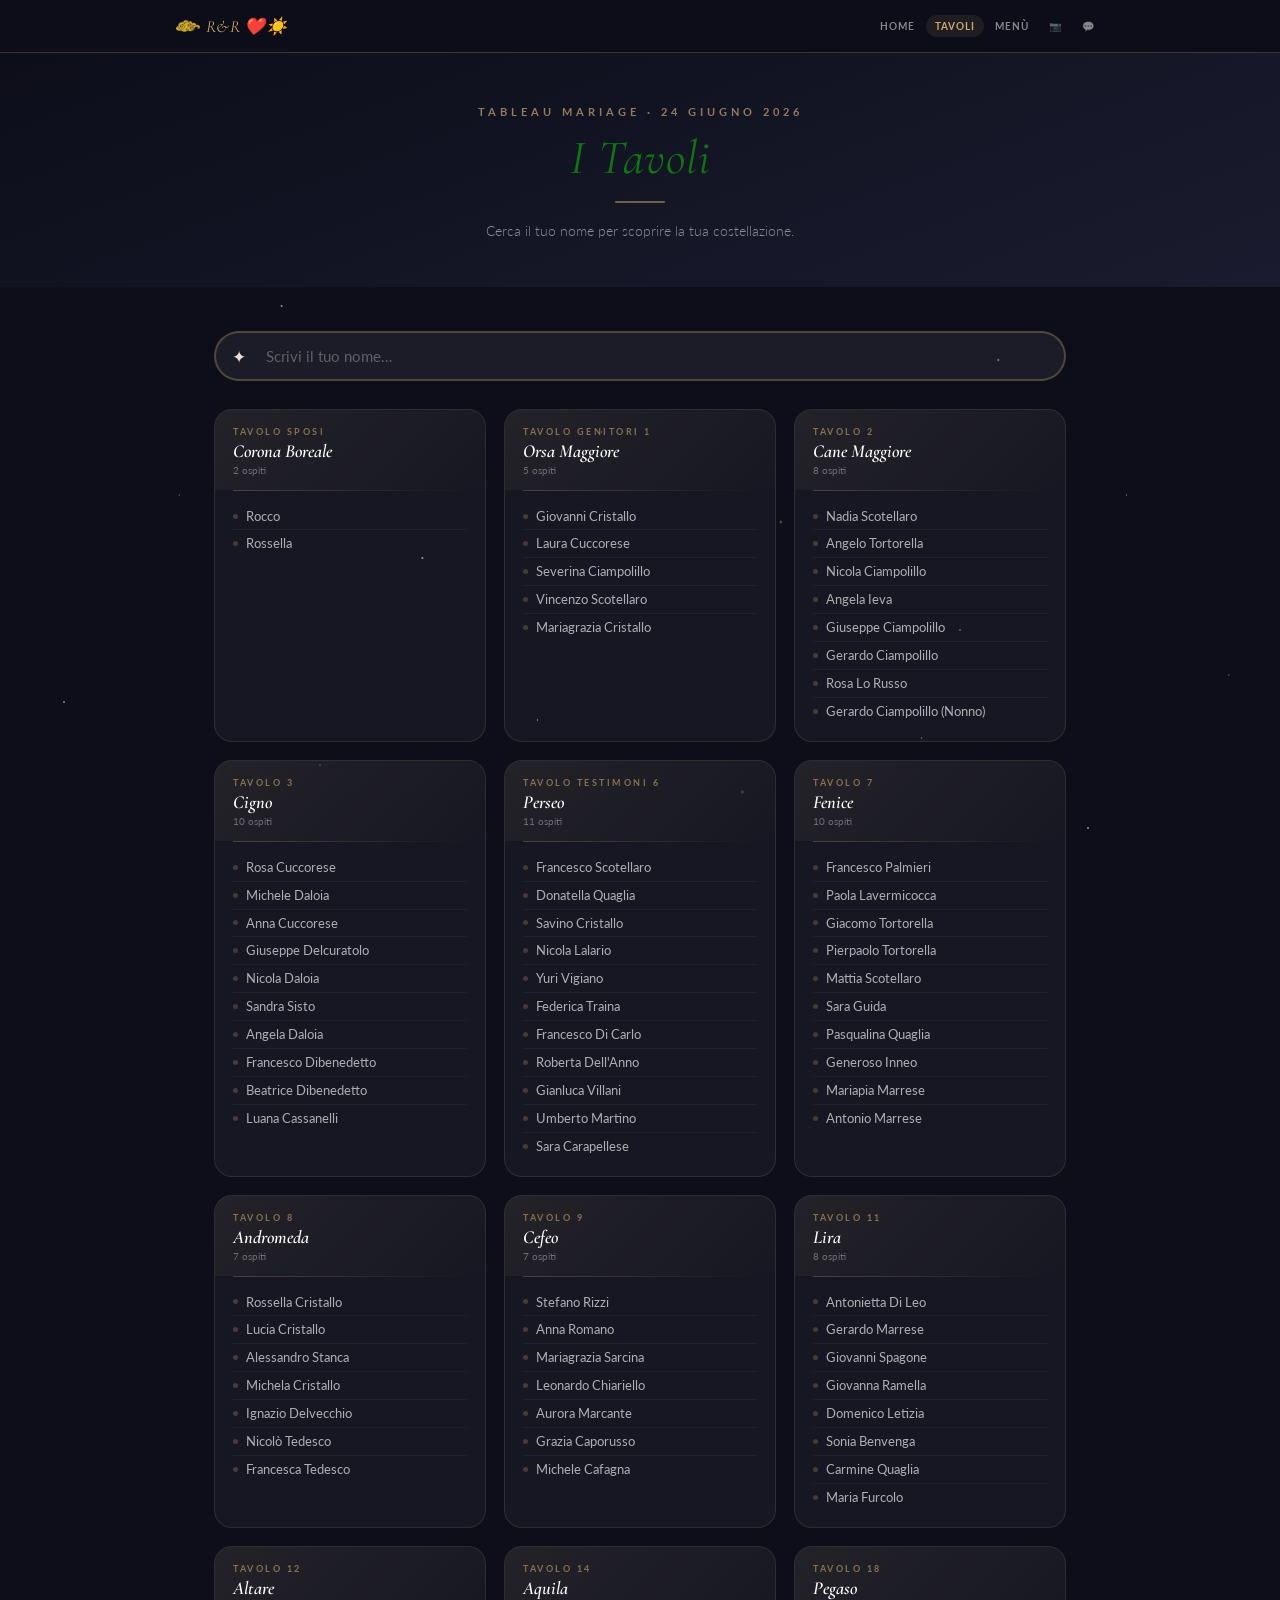
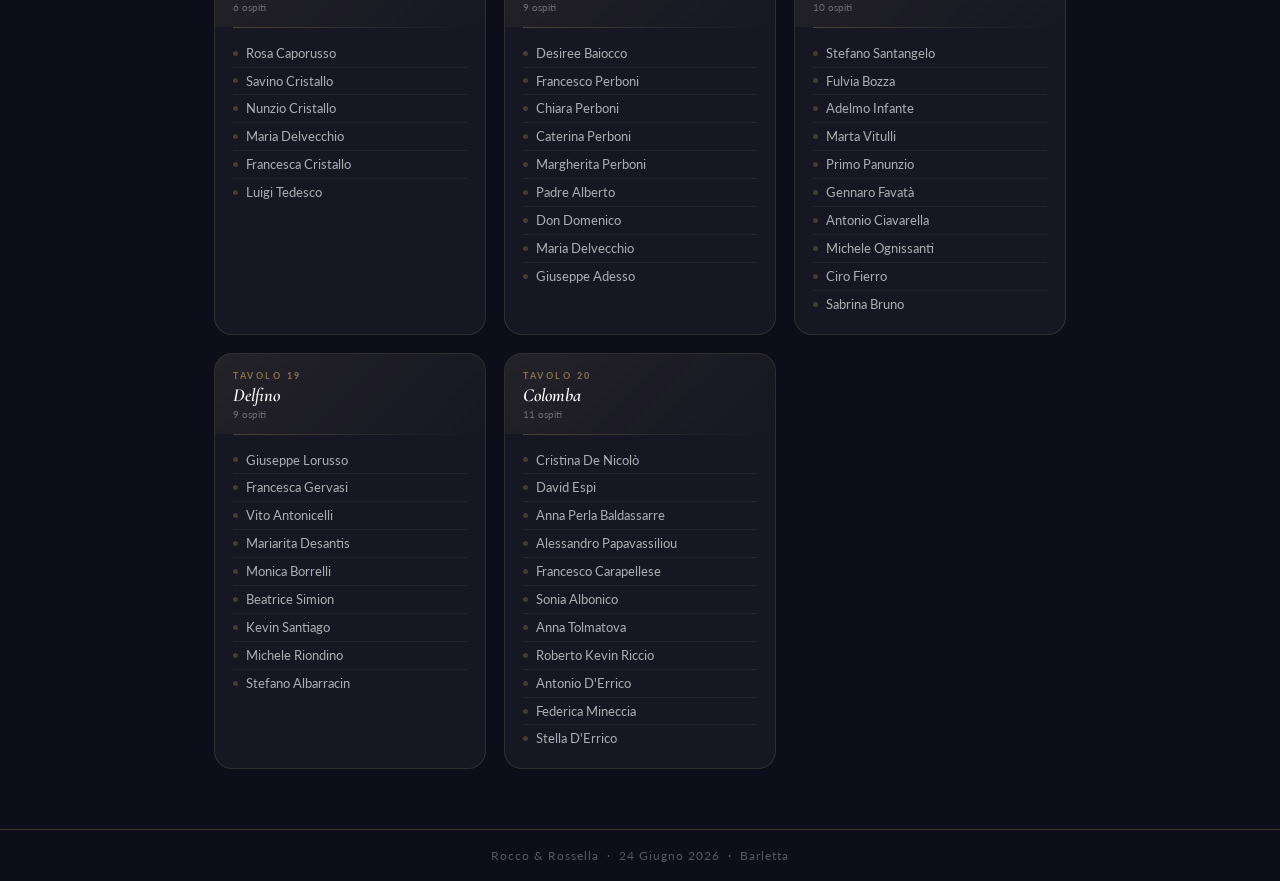
<file: tableau.html>
<!DOCTYPE html>
<html lang="it">
<head>
  <meta charset="UTF-8" />
  <meta name="viewport" content="width=device-width, initial-scale=1.0" />
  <title>I Tavoli — Rocco & Rossella</title>
  <link rel="stylesheet" href="style.css" />
  <style>
    /* ── HERO STELLE ── */
    .stelle-hero {
      width: 100%;
      background: linear-gradient(160deg, #0d0e1a 0%, #1a1b2e 100%);
      text-align: center;
      padding: 52px 24px 44px;
      position: relative;
      overflow: hidden;
    }
    .stelle-hero .hero-date { color: rgba(201,169,110,0.7); font-size:11px; letter-spacing:4px; text-transform:uppercase; margin-bottom:14px; }
    .stelle-hero .hero-names { font-family:'Cormorant Garamond',serif; font-size:clamp(1.8rem,5vw,3rem); color:#fff; font-style:italic; }
    .stelle-hero .hero-divider { background: var(--star-gold); }
    .stelle-hero .hero-sub { color: rgba(255,255,255,0.5); font-size:14px; }

    /* ── SEARCH ── */
    .search-wrap { position: relative; margin-bottom: 28px; }
    .search-icon { position: absolute; left: 18px; top: 50%; transform: translateY(-50%); font-size: 17px; pointer-events: none; }
    #search-input {
      width: 100%; padding: 14px 18px 14px 50px;
      border: 2px solid rgba(201,169,110,0.3); border-radius: 50px;
      font-family: 'Lato', sans-serif; font-size: 15px;
      color: #e8e0d0; background: rgba(255,255,255,0.06);
      outline: none; transition: border-color 0.2s;
    }
    #search-input:focus { border-color: var(--star-gold); }
    #search-input::placeholder { color: rgba(255,255,255,0.3); }

    /* ── RESULT BANNER ── */
    .result-banner {
      display: none;
      background: rgba(201,169,110,0.12);
      border: 1px solid rgba(201,169,110,0.4);
      border-radius: 16px; padding: 20px 24px;
      margin-bottom: 28px; text-align: center;
    }
    .result-banner.show { display: block; }
    .result-label { font-size: 11px; font-weight: 700; letter-spacing: 2px; text-transform: uppercase; color: var(--star-gold); margin-bottom: 5px; }
    .result-table { font-family: 'Cormorant Garamond', serif; font-size: 1.7rem; font-weight: 600; color: #fff; line-height: 1.1; }
    .result-table em { font-style: italic; color: var(--star-pale); }
    .result-companions { font-size: 12px; color: rgba(255,255,255,0.4); margin-top: 6px; line-height: 1.5; }

    #no-result { display: none; text-align: center; padding: 36px 20px; color: rgba(255,255,255,0.4); font-size: 14px; }

    /* ── GRIGLIA TAVOLI ── */
    .tables-grid { display: grid; grid-template-columns: repeat(auto-fill, minmax(250px, 1fr)); gap: 18px; }

    .table-card {
      background: rgba(255,255,255,0.04);
      border: 1px solid rgba(201,169,110,0.15);
      border-radius: 18px; overflow: hidden;
      transition: border-color 0.2s, transform 0.2s, box-shadow 0.2s;
    }
    .table-card:hover { border-color: rgba(201,169,110,0.35); transform: translateY(-2px); box-shadow: 0 8px 32px rgba(0,0,0,0.3); }
    .table-card.highlight {
      border-color: var(--star-gold);
      box-shadow: 0 0 0 2px rgba(201,169,110,0.2), 0 8px 32px rgba(0,0,0,0.3);
    }

    .table-header { padding: 16px 18px 14px; position: relative; overflow: hidden; }
    .table-header::before {
      content: '';
      position: absolute; inset: 0;
      background: linear-gradient(135deg, rgba(201,169,110,0.08), transparent);
    }
    .table-card.highlight .table-header::before { background: linear-gradient(135deg, rgba(201,169,110,0.18), transparent); }

    

    .table-number { font-size: 9px; font-weight: 700; letter-spacing: 2.5px; text-transform: uppercase; color: rgba(201,169,110,0.6); margin-bottom: 3px; position: relative; }
    .table-constellation { font-family: 'Cormorant Garamond', serif; font-size: 1.15rem; font-weight: 600; color: #fff; font-style: italic; position: relative; }
    .table-card.highlight .table-number { color: var(--star-gold); }
    .table-card.highlight .table-constellation { color: var(--star-pale); }
    .table-count { font-size: 10px; color: rgba(255,255,255,0.35); margin-top: 2px; position: relative; }

    /* Linea oro sotto header */
    .table-divider { height: 1px; background: linear-gradient(to right, rgba(201,169,110,0.3), transparent); margin: 0 18px; }
    .table-card.highlight .table-divider { background: linear-gradient(to right, rgba(201,169,110,0.6), transparent); }

    .table-body { padding: 12px 18px 16px; }
    .guest-list { list-style: none; }
    .guest-item {
      display: flex; align-items: center; gap: 8px;
      padding: 5px 0; font-size: 13px; color: rgba(255,255,255,0.65);
      border-bottom: 1px solid rgba(255,255,255,0.05); line-height: 1.3;
    }
    .guest-item:last-child { border-bottom: none; }
    .guest-item.me { font-weight: 700; color: var(--star-gold); }
    .guest-dot { width: 5px; height: 5px; border-radius: 50%; background: rgba(201,169,110,0.25); flex-shrink: 0; }
    .guest-item.me .guest-dot { background: var(--star-gold); box-shadow: 0 0 4px rgba(201,169,110,0.6); }
  </style>
</head>
<body class="stelle">

  <nav>
    <div class="nav-inner">
      <a href="index.html" class="nav-brand">
        <img src="nuvola.png" style="width:24px;opacity:0.9;" alt="" />
        <span class="brand-text">R&amp;R ❤️☀️</span>
      </a>
      <ul class="nav-links">
        <li><a href="index.html">Home</a></li>
        <li><a href="tableau.html" class="active">Tavoli</a></li>
        <li><a href="menu.html">Menù</a></li>
        <li><a href="foto.html">📷</a></li>
        <li><a href="commenti.html">💬</a></li>
      </ul>
    </div>
  </nav>

  <div class="stelle-hero">
    <p class="hero-date">Tableau Mariage · 24 Giugno 2026</p>
    <div class="hero-names"><em>I Tavoli</em></div>
    <div class="hero-divider"></div>
    <p class="hero-sub">Cerca il tuo nome per scoprire la tua costellazione.</p>
  </div>

  <div class="page-body">
    <div class="search-wrap">
      <span class="search-icon">✦</span>
      <input type="text" id="search-input" placeholder="Scrivi il tuo nome…" autocomplete="off" />
    </div>

    <div class="result-banner" id="result-banner">
      <p class="result-label" id="result-name"></p>
      <p class="result-table">Tavolo <em id="result-constellation"></em></p>
      <p class="result-companions" id="result-companions"></p>
    </div>

    <div id="no-result">Nessun ospite trovato. Controlla di aver scritto correttamente il nome.</div>
    <div class="tables-grid" id="tables-grid"></div>
  </div>

  <footer>
    Rocco &amp; Rossella &nbsp;·&nbsp; 24 Giugno 2026 &nbsp;·&nbsp; Barletta
  </footer>

  <script>
    const TABLES = [
      { id:"sposi",  number:"Tavolo Sposi",      constellation:"Corona Boreale", guests:["Rocco","Rossella"] },
      { id:"gen1",   number:"Tavolo Genitori 1",  constellation:"Orsa Maggiore",  guests:["Giovanni Cristallo","Laura Cuccorese","Severina Ciampolillo","Vincenzo Scotellaro","Mariagrazia Cristallo"] },
      { id:"t2",     number:"Tavolo 2",           constellation:"Cane Maggiore",  guests:["Nadia Scotellaro","Angelo Tortorella","Nicola Ciampolillo","Angela Ieva","Giuseppe Ciampolillo","Gerardo Ciampolillo","Rosa Lo Russo","Gerardo Ciampolillo (Nonno)"] },
      { id:"t3",     number:"Tavolo 3",           constellation:"Cigno",          guests:["Rosa Cuccorese","Michele Daloia","Anna Cuccorese","Giuseppe Delcuratolo","Nicola Daloia","Sandra Sisto","Angela Daloia","Francesco Dibenedetto","Beatrice Dibenedetto","Luana Cassanelli"] },
      { id:"t6",     number:"Tavolo Testimoni 6", constellation:"Perseo",         guests:["Francesco Scotellaro","Donatella Quaglia","Savino Cristallo","Nicola Lalario","Yuri Vigiano","Federica Traina","Francesco Di Carlo","Roberta Dell'Anno","Gianluca Villani","Umberto Martino","Sara Carapellese"] },
      { id:"t7",     number:"Tavolo 7",           constellation:"Fenice",         guests:["Francesco Palmieri","Paola Lavermicocca","Giacomo Tortorella","Pierpaolo Tortorella","Mattia Scotellaro","Sara Guida","Pasqualina Quaglia","Generoso Inneo","Mariapia Marrese","Antonio Marrese"] },
      { id:"t8",     number:"Tavolo 8",           constellation:"Andromeda",      guests:["Rossella Cristallo","Lucia Cristallo","Alessandro Stanca","Michela Cristallo","Ignazio Delvecchio","Nicolò Tedesco","Francesca Tedesco"] },
      { id:"t9",     number:"Tavolo 9",           constellation:"Cefeo",          guests:["Stefano Rizzi","Anna Romano","Mariagrazia Sarcina","Leonardo Chiariello","Aurora Marcante","Grazia Caporusso","Michele Cafagna"] },
      { id:"t11",    number:"Tavolo 11",           constellation:"Lira",           guests:["Antonietta Di Leo","Gerardo Marrese","Giovanni Spagone","Giovanna Ramella","Domenico Letizia","Sonia Benvenga","Carmine Quaglia","Maria Furcolo"] },
      { id:"t12",    number:"Tavolo 12",           constellation:"Altare",         guests:["Rosa Caporusso","Savino Cristallo","Nunzio Cristallo","Maria Delvecchio","Francesca Cristallo","Luigi Tedesco"] },
      { id:"t14",    number:"Tavolo 14",           constellation:"Aquila",         guests:["Desiree Baiocco","Francesco Perboni","Chiara Perboni","Caterina Perboni","Margherita Perboni","Padre Alberto","Don Domenico","Maria Delvecchio","Giuseppe Adesso"] },
      { id:"t18",    number:"Tavolo 18",           constellation:"Pegaso",         guests:["Stefano Santangelo","Fulvia Bozza","Adelmo Infante","Marta Vitulli","Primo Panunzio","Gennaro Favatà","Antonio Ciavarella","Michele Ognissanti","Ciro Fierro","Sabrina Bruno"] },
      { id:"t19",    number:"Tavolo 19",           constellation:"Delfino",        guests:["Giuseppe Lorusso","Francesca Gervasi","Vito Antonicelli","Mariarita Desantis","Monica Borrelli","Beatrice Simion","Kevin Santiago","Michele Riondino","Stefano Albarracin"] },
      { id:"t20",    number:"Tavolo 20",           constellation:"Colomba",        guests:["Cristina De Nicolò","David Espi","Anna Perla Baldassarre","Alessandro Papavassiliou","Francesco Carapellese","Sonia Albonico","Anna Tolmatova","Roberto Kevin Riccio","Antonio D'Errico","Federica Mineccia","Stella D'Errico"] }
    ];



    const grid         = document.getElementById('tables-grid');
    const searchInput  = document.getElementById('search-input');
    const resultBanner = document.getElementById('result-banner');
    const resultName   = document.getElementById('result-name');
    const resultConst  = document.getElementById('result-constellation');
    const resultComp   = document.getElementById('result-companions');
    const noResult     = document.getElementById('no-result');

    function norm(s) {
      return s.toLowerCase().normalize('NFD').replace(/[\u0300-\u036f]/g,'').replace(/[''']/g,"'").trim();
    }

    function render(query) {
      const q = norm(query);
      let foundTable = null, foundGuest = null;
      if (q.length >= 2) {
        outer: for (const t of TABLES) {
          for (const g of t.guests) {
            if (norm(g).includes(q)) { foundTable = t; foundGuest = g; break outer; }
          }
        }
      }
      if (foundGuest) {
        resultName.textContent = foundGuest;
        resultConst.textContent = foundTable.number + ' — ' + foundTable.constellation;
        const others = foundTable.guests.filter(g => g !== foundGuest);
        resultComp.textContent = others.length ? 'Con: ' + others.join(', ') : '';
        resultBanner.classList.add('show');
        noResult.style.display = 'none';
      } else if (q.length >= 2) {
        resultBanner.classList.remove('show');
        noResult.style.display = 'block';
      } else {
        resultBanner.classList.remove('show');
        noResult.style.display = 'none';
      }
      grid.innerHTML = '';
      for (const t of TABLES) {
        const isHL = foundTable && foundTable.id === t.id;
        const card = document.createElement('div');
        card.className = 'table-card' + (isHL ? ' highlight' : '');
        const items = t.guests.map(g => {
          const isMe = foundGuest && norm(g) === norm(foundGuest);
          return `<li class="guest-item${isMe?' me':''}"><span class="guest-dot"></span>${g}</li>`;
        }).join('');
        card.innerHTML = `
          <div class="table-header">
            <p class="table-number">${t.number}</p>
            <p class="table-constellation">${t.constellation}</p>
            <p class="table-count">${t.guests.length} ospiti</p>
          </div>
          <div class="table-divider"></div>
          <div class="table-body"><ul class="guest-list">${items}</ul></div>`;
        grid.appendChild(card);
        if (isHL) setTimeout(() => card.scrollIntoView({ behavior:'smooth', block:'nearest' }), 100);
      }
    }

    render('');
    let deb;
    searchInput.addEventListener('input', () => { clearTimeout(deb); deb = setTimeout(() => render(searchInput.value), 200); });
  </script>
</body>
</html>
</file>
<file: style.css>
@import url('https://fonts.googleapis.com/css2?family=Cormorant+Garamond:ital,wght@0,400;0,600;1,400;1,600&family=Lato:wght@300;400;700&display=swap');

*, *::before, *::after { box-sizing: border-box; margin: 0; padding: 0; }

:root {
  --green:       #0e7610;
  --green-light: #e8f5e8;
  --green-dark:  #0a5a0c;
  --gold:        #C9A96E;
  --gold-dark:   #A07840;
  --cream:       #FAF8F5;
  --white:       #FFFFFF;
  --dark:        #2C2C2C;
  --muted:       #6b6b6b;
  --border:      #d4e8d4;
  --border-2:    #b8d4b8;
  --star-bg:     #0d0e1a;
  --star-gold:   #C9A96E;
  --star-pale:   #E8D5B0;
  --star-border: rgba(201,169,110,0.25);
}

html { scroll-behavior: smooth; }

body {
  font-family: 'Lato', sans-serif;
  background: var(--cream);
  color: var(--dark);
  min-height: 100vh;
  display: flex;
  flex-direction: column;
  align-items: center;
}

/* ── NAV ── */
nav {
  width: 100%;
  background: var(--green);
  position: sticky;
  top: 0;
  z-index: 100;
  box-shadow: 0 2px 12px rgba(14,118,16,0.2);
}
.nav-inner {
  max-width: 960px;
  margin: 0 auto;
  display: flex;
  align-items: center;
  justify-content: space-between;
  padding: 0 16px;
  height: 52px;
  gap: 8px;
}
.nav-brand {
  font-family: 'Cormorant Garamond', serif;
  font-style: italic;
  font-size: 1.05rem;
  color: #fff;
  text-decoration: none;
  letter-spacing: 0.3px;
  white-space: nowrap;
  flex-shrink: 0;
  display: flex;
  align-items: center;
  gap: 6px;
}
.nav-brand img { width: 24px; opacity: 0.9; flex-shrink: 0; }
.nav-links {
  display: flex;
  gap: 2px;
  list-style: none;
  flex-wrap: nowrap;
  overflow: hidden;
}
.nav-links a {
  display: block;
  padding: 5px 9px;
  font-size: 10px;
  font-weight: 700;
  letter-spacing: 1px;
  text-transform: uppercase;
  color: rgba(255,255,255,0.75);
  text-decoration: none;
  border-radius: 50px;
  transition: color 0.2s, background 0.2s;
  white-space: nowrap;
}
.nav-links a:hover,
.nav-links a.active {
  color: #fff;
  background: rgba(255,255,255,0.15);
}

/* ── HERO VERDE ── */
.hero {
  width: 100%;
  background: var(--white);
  color: var(--dark);
  text-align: center;
  padding: 52px 24px 44px;
  position: relative;
  overflow: hidden;
  border-bottom: 3px solid var(--green);
}
.hero-nuvola { position: absolute; opacity: 0.15; pointer-events: none; }
.hero-nuvola-l { left: -40px; top: 10px; width: 160px; transform: scaleX(-1); }
.hero-nuvola-r { right: -40px; bottom: 10px; width: 160px; }

.hero-date {
  font-size: 11px; font-weight: 700;
  letter-spacing: 4px; text-transform: uppercase;
  color: var(--green); margin-bottom: 14px;
}
.hero-names {
  font-family: 'Cormorant Garamond', serif;
  font-size: clamp(2.4rem, 7vw, 4rem);
  font-weight: 400; line-height: 1.1; letter-spacing: 1px;
  color: var(--dark);
}
.hero-names em { font-style: italic; color: var(--green); }
.hero-amp {
  font-family: 'Cormorant Garamond', serif;
  font-style: italic;
  font-size: clamp(1.6rem, 4vw, 2.6rem);
  color: var(--muted); display: block; line-height: 1; margin: 4px 0;
}
.hero-sub {
  font-size: 14px; font-weight: 300;
  color: var(--muted); margin-top: 16px; line-height: 1.7;
}
.hero-divider {
  width: 50px; height: 2px;
  background: var(--green);
  margin: 16px auto; border-radius: 2px; opacity: 0.5;
}

/* ── NUVOLA SEPARATORE ── */
.nuvola-sep {
  display: flex; justify-content: center;
  gap: 14px; padding: 6px 0; overflow: hidden;
}
.nuvola-sep img { width: 64px; opacity: 0.65; }
.nuvola-sep img:nth-child(2) { width: 84px; opacity: 0.85; margin-top: -6px; }

/* ── FOTO CTA BANNER ── */
.foto-banner {
  width: 100%; background: var(--green);
  padding: 13px 24px; text-align: center;
}
.foto-banner a {
  color: #fff; text-decoration: none;
  font-size: 14px; font-weight: 700; letter-spacing: 0.5px;
  display: inline-flex; align-items: center; gap: 10px;
}

/* ── PAGE BODY ── */
.page-body {
  width: 100%; max-width: 900px;
  padding: 44px 24px 60px; flex: 1;
}

/* ── SECTION TITLE ── */
.section-label {
  font-size: 10px; font-weight: 700;
  letter-spacing: 3px; text-transform: uppercase;
  color: var(--green); text-align: center; margin-bottom: 8px;
}
.section-title {
  font-family: 'Cormorant Garamond', serif;
  font-size: clamp(1.5rem, 3.5vw, 2rem);
  font-weight: 600; text-align: center;
  color: var(--dark); margin-bottom: 8px; line-height: 1.2;
}
.section-sub {
  font-size: 14px; color: var(--muted);
  text-align: center; line-height: 1.7; margin-bottom: 32px;
}

/* ── CARD ── */
.card {
  background: var(--white); border: 1px solid var(--border);
  border-radius: 20px; padding: 32px;
  box-shadow: 0 4px 20px rgba(14,118,16,0.06);
}

/* ── FOOTER ── */
footer {
  width: 100%; text-align: center;
  padding: 18px 24px; font-size: 12px;
  color: var(--muted); letter-spacing: 1px;
  border-top: 1px solid var(--border); background: var(--white);
  display: flex; flex-direction: column; align-items: center; gap: 6px;
}
footer img { width: 40px; opacity: 0.4; }

/* ══ TEMA COSTELLAZIONI (solo tableau) ══ */
body.stelle { background: var(--star-bg); color: #e8e0d0; }
body.stelle::before {
  content: '';
  position: fixed; inset: 0;
  background-image:
    radial-gradient(1px 1px at 8% 12%, rgba(255,255,255,0.9) 0%, transparent 100%),
    radial-gradient(1.5px 1.5px at 22% 34%, rgba(255,255,255,0.7) 0%, transparent 100%),
    radial-gradient(1px 1px at 37% 8%, rgba(255,255,255,0.8) 0%, transparent 100%),
    radial-gradient(2px 2px at 52% 22%, rgba(201,169,110,0.6) 0%, transparent 100%),
    radial-gradient(1px 1px at 68% 15%, rgba(255,255,255,0.9) 0%, transparent 100%),
    radial-gradient(1.5px 1.5px at 78% 40%, rgba(255,255,255,0.6) 0%, transparent 100%),
    radial-gradient(1px 1px at 91% 9%, rgba(255,255,255,0.8) 0%, transparent 100%),
    radial-gradient(1px 1px at 14% 55%, rgba(255,255,255,0.5) 0%, transparent 100%),
    radial-gradient(1.5px 1.5px at 33% 62%, rgba(255,255,255,0.7) 0%, transparent 100%),
    radial-gradient(1px 1px at 47% 48%, rgba(255,255,255,0.6) 0%, transparent 100%),
    radial-gradient(2px 2px at 61% 58%, rgba(201,169,110,0.5) 0%, transparent 100%),
    radial-gradient(1px 1px at 75% 70%, rgba(255,255,255,0.8) 0%, transparent 100%),
    radial-gradient(1px 1px at 88% 55%, rgba(255,255,255,0.6) 0%, transparent 100%),
    radial-gradient(1.5px 1.5px at 5% 78%, rgba(255,255,255,0.7) 0%, transparent 100%),
    radial-gradient(1px 1px at 25% 85%, rgba(255,255,255,0.5) 0%, transparent 100%),
    radial-gradient(1px 1px at 42% 80%, rgba(255,255,255,0.8) 0%, transparent 100%),
    radial-gradient(2px 2px at 58% 88%, rgba(201,169,110,0.4) 0%, transparent 100%),
    radial-gradient(1px 1px at 72% 82%, rgba(255,255,255,0.6) 0%, transparent 100%),
    radial-gradient(1.5px 1.5px at 85% 92%, rgba(255,255,255,0.7) 0%, transparent 100%),
    radial-gradient(1px 1px at 96% 75%, rgba(255,255,255,0.5) 0%, transparent 100%);
  pointer-events: none; z-index: 0;
}
body.stelle nav { background: rgba(13,14,26,0.96); border-bottom: 1px solid var(--star-border); box-shadow: none; }
body.stelle nav .nav-links a { color: rgba(255,255,255,0.5); }
body.stelle nav .nav-links a:hover,
body.stelle nav .nav-links a.active { color: var(--star-gold); background: rgba(201,169,110,0.1); }
body.stelle nav .nav-brand { color: var(--star-gold); }
body.stelle footer { background: rgba(13,14,26,0.96); border-top: 1px solid var(--star-border); color: rgba(255,255,255,0.3); }
body.stelle .page-body { position: relative; z-index: 1; }

@media (max-width: 420px) {
  .nav-brand span.brand-text { display: none; }
  .nav-links a { padding: 5px 7px; font-size: 9px; }
  .page-body { padding: 28px 14px 48px; }
}
</file>
